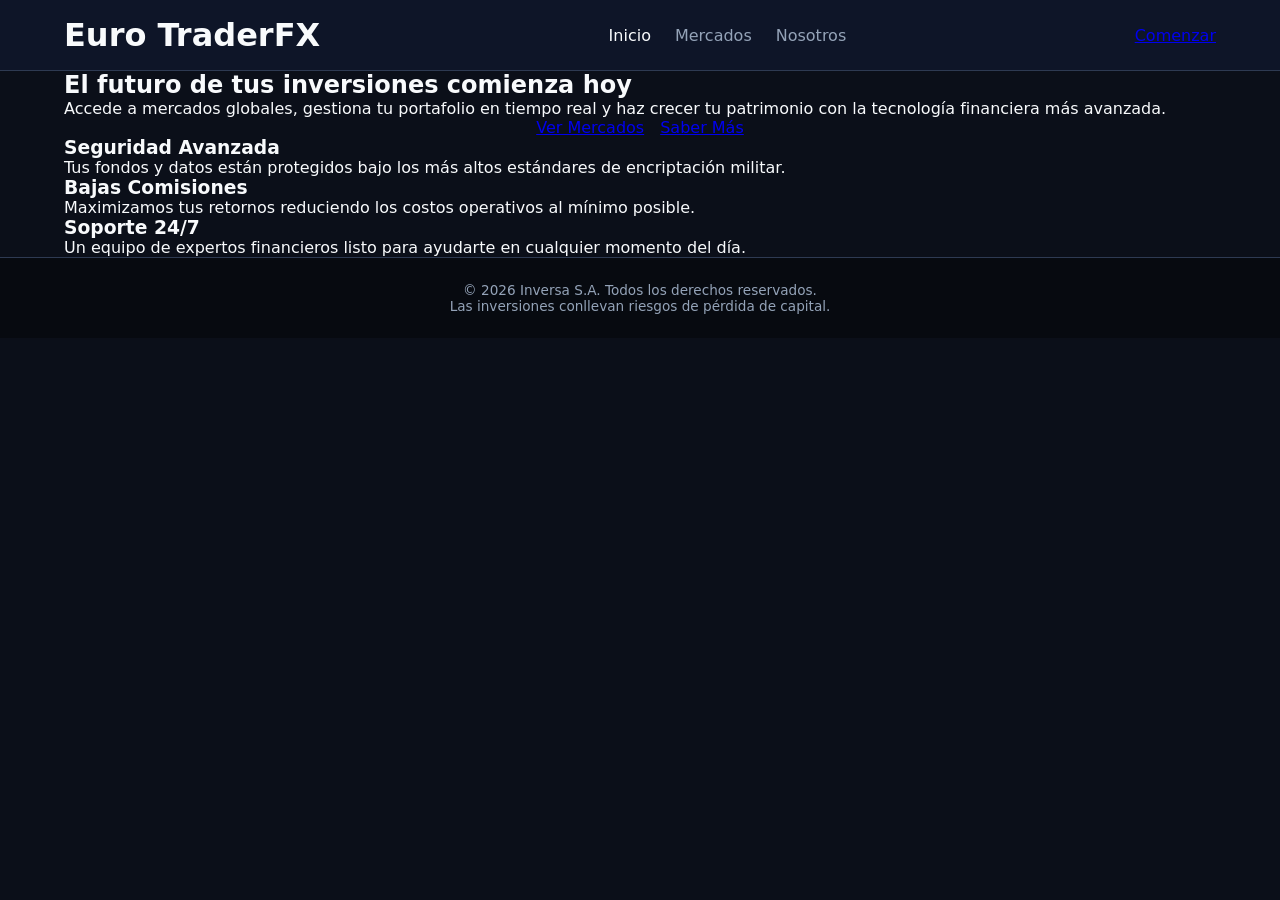
<file: index.html>
<!DOCTYPE html>
<html lang="es">
<head>
    <meta charset="UTF-8">
    <meta name="viewport" content="width=device-width, initial-scale=1.0">
    <title>Euro Trader FX - Inicio</title>
    
    <!-- Hoja de estilos vinculada correctamente en el head -->
    <link rel="stylesheet" href="estilos.css">
</head>
<body>

    <!-- ENCABEZADO -->
    <header class="main-header">
        <div class="container navbar">
            <h1>Euro Trader<span>FX</span></h1>
            <nav class="main-nav">
                <ul>
                    <li><a href="euroTrader.html" class="active">Inicio</a></li>
                    <li><a href="markets.html">Mercados</a></li>
                    <li><a href="nosotros.html">Nosotros</a></li>
                </ul>
            </nav>
            <a href="#" class="btn btn-primary">Comenzar</a>
        </div>
    </header>

    <!-- CONTENIDO PRINCIPAL -->
    <main>
        <!-- Sección Hero -->
        <section class="hero container">
            <div class="hero-content">
                <h1>El futuro de tus inversiones comienza hoy</h1>
                <p>Accede a mercados globales, gestiona tu portafolio en tiempo real y haz crecer tu patrimonio con la tecnología financiera más avanzada.</p>
                <div class="hero-buttons">
                    <a href="markets.html" class="btn btn-primary">Ver Mercados</a>
                    <a href="nosotros.html" class="btn btn-secondary">Saber Más</a>
                </div>
            </div>
        </section>

        <!-- Sección de Características -->
        <section class="features container">
            <div class="card">
                <h3>Seguridad Avanzada</h3>
                <p>Tus fondos y datos están protegidos bajo los más altos estándares de encriptación militar.</p>
            </div>
            <div class="card">
                <h3>Bajas Comisiones</h3>
                <p>Maximizamos tus retornos reduciendo los costos operativos al mínimo posible.</p>
            </div>
            <div class="card">
                <h3>Soporte 24/7</h3>
                <p>Un equipo de expertos financieros listo para ayudarte en cualquier momento del día.</p>
            </div>
        </section>
    </main>

    <!-- PIE DE PÁGINA -->
    <footer class="main-footer">
        <div class="container footer-content">
            <p>&copy; 2026 Inversa S.A. Todos los derechos reservados.</p>
            <p>Las inversiones conllevan riesgos de pérdida de capital.</p>
        </div>
    </footer>
    <script scr="script.js "> </script>

</body>
</html>
</file>
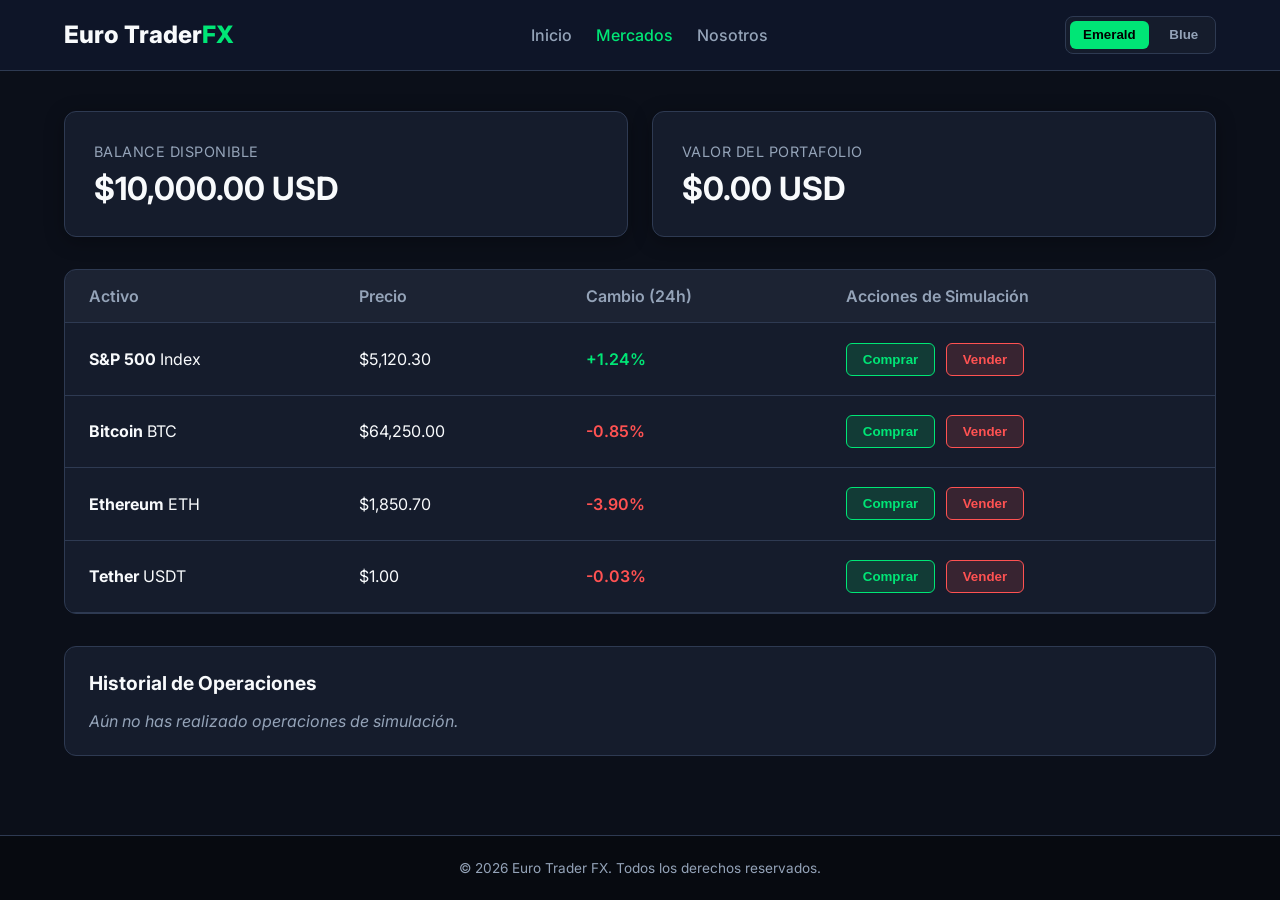
<file: markets.html>
<!DOCTYPE html>
<html lang="es">
<head>
    <meta charset="UTF-8">
    <meta name="viewport" content="width=device-width, initial-scale=1.0">
    <title>Mercados - Euro Trader FX</title>
    
    <!-- Fuentes e Iconos -->
    <link rel="preconnect" href="https://fonts.googleapis.com">
    <link rel="preconnect" href="https://fonts.gstatic.com" crossorigin>
    <link href="https://fonts.googleapis.com/css2?family=Inter:wght@300;400;500;600;700;800&display=swap" rel="stylesheet">
    <link rel="stylesheet" href="https://cdnjs.cloudflare.com/ajax/libs/font-awesome/6.5.1/css/all.min.css">
    
    <!-- Hoja de estilos -->
    <link rel="stylesheet" href="estilos.css">
</head>
<body class="theme-emerald">

    <!-- ENCABEZADO -->
    <header class="main-header">
        <div class="container navbar">
            <a href="index.html" class="logo">Euro Trader<span>FX</span></a>
            <nav class="main-nav">
                <ul>
                    <li><a href="index.html">Inicio</a></li>
                    <li><a href="markets.html" class="active">Mercados</a></li>
                    <li><a href="nosotros.html">Nosotros</a></li>
                </ul>
            </nav>

            <div class="theme-selector">
                <button onclick="setTheme('emerald')" class="theme-btn active" id="btn-emerald">Emerald</button>
                <button onclick="setTheme('blue')" class="theme-btn" id="btn-blue">Blue</button>
            </div>
        </div>
    </header>

    <!-- CONTENIDO PRINCIPAL -->
    <main class="container page-content">
        <section class="portfolio-summary">
            <div class="summary-card">
                <span class="summary-label">Balance Disponible</span>
                <h2 id="balance-display">$10,000.00 USD</h2>
            </div>
            <div class="summary-card">
                <span class="summary-label">Valor del Portafolio</span>
                <h2 id="portfolio-display">$0.00 USD</h2>
            </div>
        </section>

        <section class="market-section">
            <div class="market-table-container">
                <table class="market-table">
                    <thead>
                        <tr>
                            <th>Activo</th>
                            <th>Precio</th>
                            <th>Cambio (24h)</th>
                            <th>Acciones de Simulación</th>
                        </tr>
                    </thead>
                    <tbody>
                        <tr data-asset="sp500">
                            <td><strong>S&P 500</strong> Index</td>
                            <td class="price-cell">$5,120.30</td>
                            <td class="trend up">+1.24%</td>
                            <td>
                                <button class="btn-trade buy" onclick="tradeAsset('S&P 500', 5120.30, 'buy')">Comprar</button>
                                <button class="btn-trade sell" onclick="tradeAsset('S&P 500', 5120.30, 'sell')">Vender</button>
                            </td>
                        </tr>
                        <tr data-asset="btc">
                            <td><strong>Bitcoin</strong> BTC</td>
                            <td class="price-cell">$64,250.00</td>
                            <td class="trend down">-0.85%</td>
                            <td>
                                <button class="btn-trade buy" onclick="tradeAsset('Bitcoin', 64250.00, 'buy')">Comprar</button>
                                <button class="btn-trade sell" onclick="tradeAsset('Bitcoin', 64250.00, 'sell')">Vender</button>
                            </td>
                        </tr>
                        <tr data-asset="eth">
                            <td><strong>Ethereum</strong> ETH</td>
                            <td class="price-cell">$1,850.70</td>
                            <td class="trend down">-3.90%</td>
                            <td>
                                <button class="btn-trade buy" onclick="tradeAsset('Ethereum', 1850.70, 'buy')">Comprar</button>
                                <button class="btn-trade sell" onclick="tradeAsset('Ethereum', 1850.70, 'sell')">Vender</button>
                            </td>
                        </tr>
                        <tr data-asset="usdt">
                            <td><strong>Tether</strong> USDT</td>
                            <td class="price-cell">$1.00</td>
                            <td class="trend down">-0.03%</td>
                            <td>
                                <button class="btn-trade buy" onclick="tradeAsset('Tether USDT', 1.00, 'buy')">Comprar</button>
                                <button class="btn-trade sell" onclick="tradeAsset('Tether USDT', 1.00, 'sell')">Vender</button>
                            </td>
                        </tr>
                    </tbody>
                </table>
            </div>
        </section>

        <section class="activity-log-section">
            <h3>Historial de Operaciones</h3>
            <div class="log-container" id="log-container">
                <p class="empty-log">Aún no has realizado operaciones de simulación.</p>
            </div>
        </section>
    </main>

    <!-- FOOTER -->
    <footer class="main-footer">
        <div class="container footer-content">
            <p>&copy; 2026 Euro Trader FX. Todos los derechos reservados.</p>
        </div>
    </footer>

    <script src="script.js"></script> 
</body>
</html>
</file>
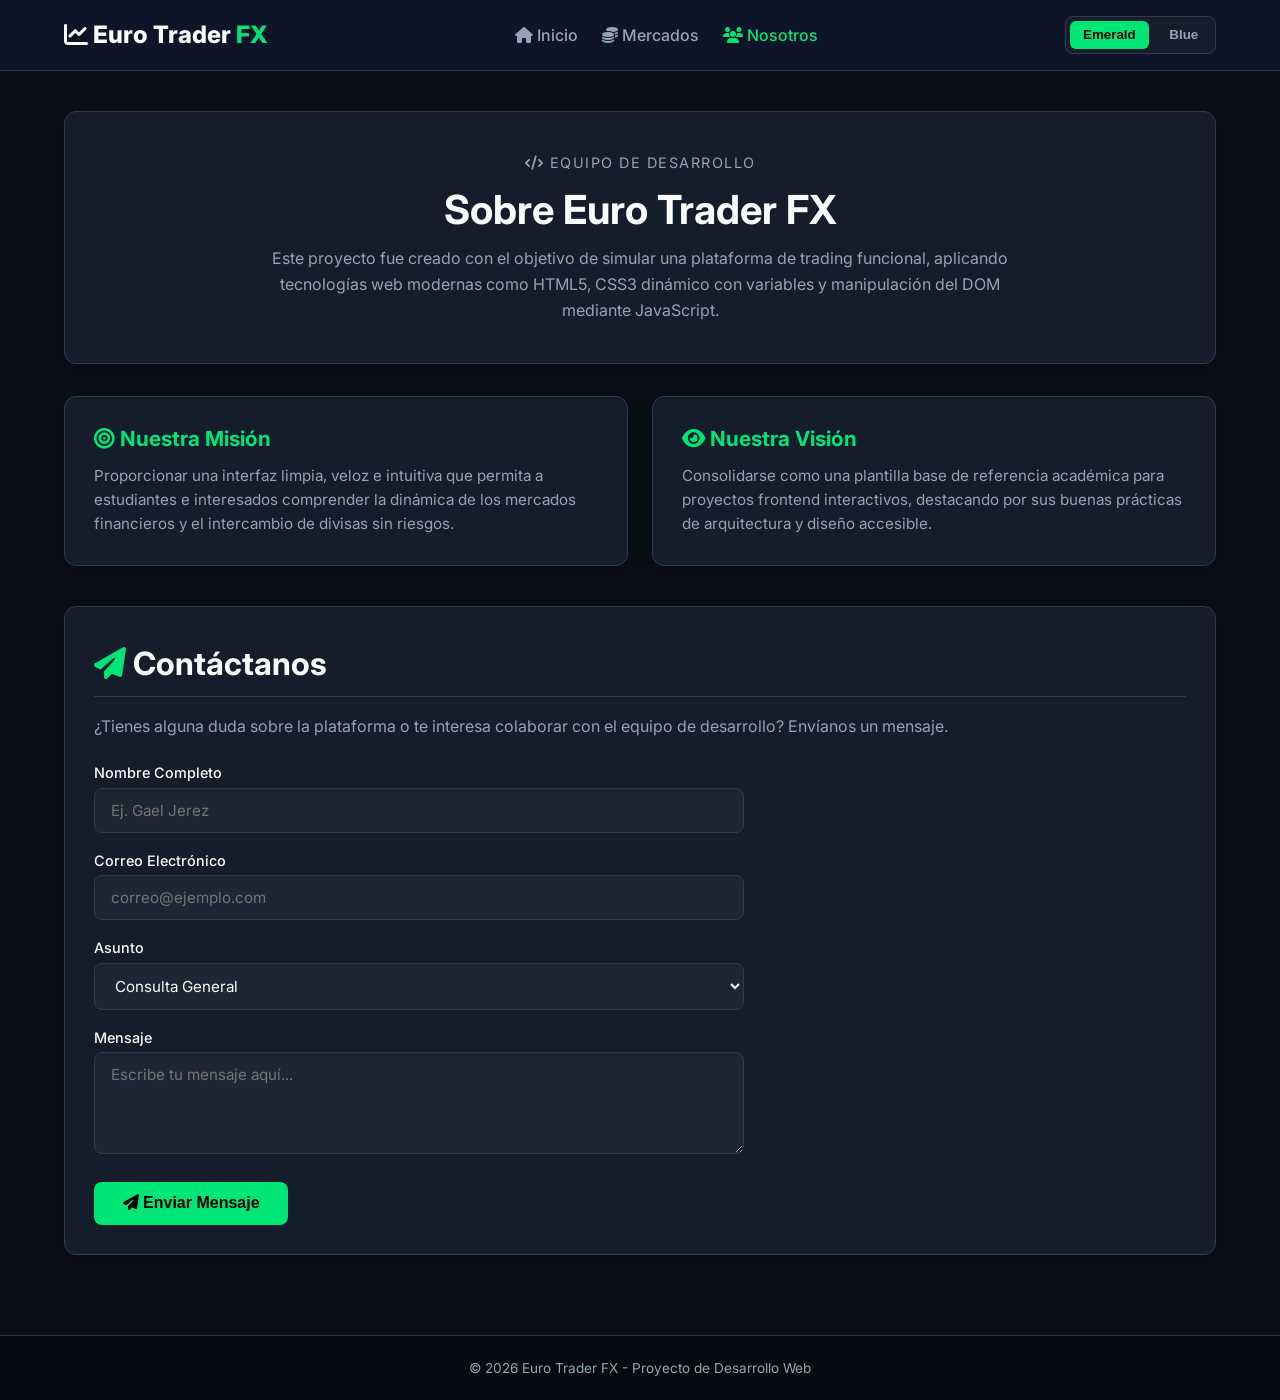
<file: nosotros.html>
<!DOCTYPE html>
<html lang="es">
<head>
    <meta charset="UTF-8">
    <meta name="viewport" content="width=device-width, initial-scale=1.0">
    <title>Euro Trader FX - Nosotros</title>
    
    <link rel="preconnect" href="https://fonts.googleapis.com">
    <link rel="preconnect" href="https://fonts.gstatic.com" crossorigin>
    <link href="https://fonts.googleapis.com/css2?family=Inter:wght@300;400;500;600;700;800&display=swap" rel="stylesheet">
    <link rel="stylesheet" href="https://cdnjs.cloudflare.com/ajax/libs/font-awesome/6.5.1/css/all.min.css">
    
    <link rel="stylesheet" href="estilos.css">
</head>
<body class="theme-emerald">

    <header class="main-header">
        <div class="container navbar">
            <a href="index.html" class="logo">
                <i class="fa-solid fa-chart-line"></i> Euro Trader <span>FX</span>
            </a>
            
            <nav class="main-nav">
                <ul>
                    <li><a href="index.html"><i class="fa-solid fa-house"></i> Inicio</a></li>
                    <li><a href="markets.html"><i class="fa-solid fa-coins"></i> Mercados</a></li>
                    <li><a href="nosotros.html" class="active"><i class="fa-solid fa-users"></i> Nosotros</a></li>
                </ul>
            </nav>

            <div class="theme-selector">
                <button id="btn-emerald" class="theme-btn active" onclick="setTheme('emerald')">Emerald</button>
                <button id="btn-blue" class="theme-btn" onclick="setTheme('blue')">Blue</button>
            </div>
        </div>
    </header>

    <main class="container page-content">
        
        <!-- SECCIÓN SOBRE EL PROYECTO -->
        <section class="summary-card about-hero">
            <span class="summary-label hero-label"><i class="fa-solid fa-code"></i> Equipo de Desarrollo</span>
            <h1 class="about-hero-title">Sobre Euro Trader FX</h1>
            <p class="about-hero-text">
                Este proyecto fue creado con el objetivo de simular una plataforma de trading funcional, aplicando tecnologías web modernas como HTML5, CSS3 dinámico con variables y manipulación del DOM mediante JavaScript.
            </p>
        </section>

        <!-- SECCIÓN DE MISIÓN Y VISIÓN -->
        <div class="portfolio-summary about-mv-section">
            <article class="summary-card">
                <h3 class="mv-title"><i class="fa-solid fa-bullseye"></i> Nuestra Misión</h3>
                <p class="mv-text">
                    Proporcionar una interfaz limpia, veloz e intuitiva que permita a estudiantes e interesados comprender la dinámica de los mercados financieros y el intercambio de divisas sin riesgos.
                </p>
            </article>

            <article class="summary-card">
                <h3 class="mv-title"><i class="fa-solid fa-eye"></i> Nuestra Visión</h3>
                <p class="mv-text">
                    Consolidarse como una plantilla base de referencia académica para proyectos frontend interactivos, destacando por sus buenas prácticas de arquitectura y diseño accesible.
                </p>
            </article>
        </div>

        <!-- SECCIÓN DE CONTACTO / FORMULARIO -->
        <section class="summary-card section-padding">
            <h2 class="section-title"><i class="fa-solid fa-paper-plane icon-accent"></i> Contáctanos</h2>
            <p class="section-description">
                ¿Tienes alguna duda sobre la plataforma o te interesa colaborar con el equipo de desarrollo? Envíanos un mensaje.
            </p>

            <form id="contact-form" class="contact-form">
                <div class="form-group">
                    <label for="nombre" class="form-label">Nombre Completo</label>
                    <input type="text" id="nombre" class="form-input" placeholder="Ej. Gael Jerez" required>
                </div>

                <div class="form-group">
                    <label for="email" class="form-label">Correo Electrónico</label>
                    <input type="email" id="email" class="form-input" placeholder="correo@ejemplo.com" required>
                </div>

                <div class="form-group">
                    <label for="asunto" class="form-label">Asunto</label>
                    <select id="asunto" class="form-input">
                        <option value="consulta">Consulta General</option>
                        <option value="soporte">Soporte Técnico</option>
                        <option value="propuesta">Propuesta de Proyecto</option>
                    </select>
                </div>

                <div class="form-group">
                    <label for="mensaje" class="form-label">Mensaje</label>
                    <textarea id="mensaje" class="form-input form-textarea" rows="4" placeholder="Escribe tu mensaje aquí..." required></textarea>
                </div>

                <button type="submit" class="theme-btn active btn-submit">
                    <i class="fa-solid fa-paper-plane"></i> Enviar Mensaje
                </button>
            </form>
            
            <div id="form-response" class="form-response"></div>
        </section>

    </main>

    <footer class="main-footer">
        <div class="container">
            <p>&copy; 2026 Euro Trader FX - Proyecto de Desarrollo Web</p>
        </div>
    </footer>

    <script src="script.js"></script>
</body>
</html>
</file>
<file: estilos.css>
:root {
    --bg-dark: #0b0f19;
    --bg-card: #151c2c;
    --border-color: #2e3a52;
    --text-main: #f8fafc;
    --text-muted: #94a3b8;
    --font-family: 'Inter', system-ui, -apple-system, sans-serif;
    --up-color: #00e676;
    --down-color: #ff5252;
    --transition: all 0.25s ease;
}

body.theme-emerald {
    --accent-color: #00e676;
    --accent-hover: #00b359;
}

body.theme-blue {
    --accent-color: #3b82f6;
    --accent-hover: #2563eb;
}

/* ==========================================
   RESET & REGLAS GENERALES
   ========================================== */
* {
    margin: 0;
    padding: 0;
    box-sizing: border-box;
}

body {
    background-color: var(--bg-dark);
    color: var(--text-main);
    font-family: var(--font-family);
    min-height: 100vh;
    display: flex;
    flex-direction: column;
}

.container {
    width: 90%;
    max-width: 1200px;
    margin: 0 auto;
}

.page-content {
    padding: 2.5rem 0;
    flex: 1;
}

.section-padding {
    padding: 2rem;
    margin-bottom: 2.5rem;
}

.no-margin {
    margin-bottom: 0 !important;
}

.icon-accent {
    color: var(--accent-color);
}

/* ==========================================
   HEADER Y NAVEGACIÓN
   ========================================== */
.main-header {
    background-color: rgba(15, 23, 42, 0.95);
    backdrop-filter: blur(10px);
    border-bottom: 1px solid var(--border-color);
    position: sticky;
    top: 0;
    z-index: 1000;
}

.navbar {
    display: flex;
    justify-content: space-between;
    align-items: center;
    padding: 1rem 0;
}

.logo {
    font-size: 1.5rem;
    font-weight: 800;
    color: var(--text-main);
    text-decoration: none;
}

.logo span {
    color: var(--accent-color);
    transition: var(--transition);
}

.main-nav ul {
    display: flex;
    list-style: none;
    gap: 1.5rem;
}

.main-nav a {
    color: var(--text-muted);
    text-decoration: none;
    font-weight: 500;
    transition: var(--transition);
}

.main-nav a:hover,
.main-nav a.active {
    color: var(--accent-color);
}

.theme-selector {
    display: flex;
    gap: 0.5rem;
    background: var(--bg-card);
    padding: 4px;
    border-radius: 8px;
    border: 1px solid var(--border-color);
}

.theme-btn {
    background: transparent;
    border: none;
    color: var(--text-muted);
    padding: 0.4rem 0.8rem;
    border-radius: 6px;
    cursor: pointer;
    font-weight: 600;
    transition: var(--transition);
}

.theme-btn.active {
    background-color: var(--accent-color);
    color: #000;
}

/* ==========================================
   TARJETAS Y GRIDS REUTILIZABLES
   ========================================== */
.portfolio-summary {
    display: grid;
    grid-template-columns: repeat(auto-fit, minmax(280px, 1fr));
    gap: 1.5rem;
    margin-bottom: 2rem;
}

.summary-card {
    background: var(--bg-card);
    border: 1px solid var(--border-color);
    padding: 1.8rem;
    border-radius: 12px;
    box-shadow: 0 4px 20px rgba(0, 0, 0, 0.3);
}

.summary-card h2 {
    font-size: 2rem;
    margin-top: 0.5rem;
    color: var(--text-main);
}

.summary-label {
    color: var(--text-muted);
    font-size: 0.9rem;
    text-transform: uppercase;
    letter-spacing: 0.5px;
}

.card-title {
    color: var(--accent-color);
    font-size: 1.2rem;
    margin-bottom: 0.5rem;
}

.card-text {
    color: var(--text-muted);
    font-size: 0.9rem;
    line-height: 1.5;
}

/* ==========================================
   INICIO (index.html)
   ========================================== */
.hero-welcome {
    margin-bottom: 2rem;
    text-align: center;
    padding: 3rem 2rem;
}

.hero-label {
    letter-spacing: 1.5px;
}

.hero-title {
    font-size: 2.8rem;
    margin: 1rem 0;
    color: var(--text-main);
}

.hero-text {
    color: var(--text-muted);
    max-width: 800px;
    margin: 0 auto 2rem auto;
    line-height: 1.6;
}

.hero-buttons {
    display: flex;
    gap: 1rem;
    justify-content: center;
    flex-wrap: wrap;
}

.hero-btn {
    padding: 0.8rem 1.8rem;
    font-size: 1rem;
    text-decoration: none;
}

.section-title {
    font-size: 1.8rem;
    margin-bottom: 1rem;
    border-bottom: 1px solid var(--border-color);
    padding-bottom: 0.8rem;
}

.section-description {
    color: var(--text-muted);
    line-height: 1.7;
    margin-bottom: 1.5rem;
}

.log-container-custom {
    max-height: none;
    gap: 1.2rem;
}

.log-item-padded {
    padding: 1.2rem;
}

.step-title {
    color: var(--text-main);
    font-size: 1.1rem;
}

.step-text {
    color: var(--text-muted);
    font-size: 0.9rem;
    margin-top: 0.3rem;
    line-height: 1.8;
}

/* BOTONES ACREDITADOS INLINE */
.inline-btn {
    display: inline-block;
    padding: 2px 8px;
    font-size: 0.82rem;
    font-weight: 600;
    border-radius: 4px;
    vertical-align: middle;
    margin: 0 2px;
}

.inline-btn.buy {
    background-color: rgba(0, 230, 118, 0.15);
    color: var(--up-color);
    border: 1px solid var(--up-color);
}

.inline-btn.sell {
    background-color: rgba(255, 82, 82, 0.15);
    color: var(--down-color);
    border: 1px solid var(--down-color);
}

/* ==========================================
   MERCADOS (markets.html)
   ========================================== */
.market-section {
    background: var(--bg-card);
    border: 1px solid var(--border-color);
    border-radius: 12px;
    overflow: hidden;
    margin-bottom: 2rem;
}

.market-table-container {
    overflow-x: auto;
}

.market-table {
    width: 100%;
    border-collapse: collapse;
    text-align: left;
}

.market-table th {
    background: rgba(255, 255, 255, 0.03);
    color: var(--text-muted);
    padding: 1rem 1.5rem;
    font-weight: 600;
    border-bottom: 1px solid var(--border-color);
}

.market-table td {
    padding: 1.2rem 1.5rem;
    border-bottom: 1px solid var(--border-color);
}

.market-table tbody tr {
    transition: var(--transition);
}

.market-table tbody tr:hover {
    background: rgba(255, 255, 255, 0.02);
}

.trend.up { color: var(--up-color); font-weight: 600; }
.trend.down { color: var(--down-color); font-weight: 600; }

.flash-up { animation: flashGreen 0.8s ease; }
.flash-down { animation: flashRed 0.8s ease; }

@keyframes flashGreen {
    0% { background-color: rgba(0, 230, 118, 0.25); }
    100% { background-color: transparent; }
}

@keyframes flashRed {
    0% { background-color: rgba(255, 82, 82, 0.25); }
    100% { background-color: transparent; }
}

.btn-trade {
    padding: 0.5rem 1rem;
    border: none;
    border-radius: 6px;
    font-weight: 600;
    cursor: pointer;
    margin-right: 0.4rem;
    transition: var(--transition);
}

.btn-trade.buy {
    background-color: rgba(0, 230, 118, 0.15);
    color: var(--up-color);
    border: 1px solid var(--up-color);
}

.btn-trade.buy:hover {
    background-color: var(--up-color);
    color: #000;
    transform: translateY(-2px);
}

.btn-trade.sell {
    background-color: rgba(255, 82, 82, 0.15);
    color: var(--down-color);
    border: 1px solid var(--down-color);
}

.btn-trade.sell:hover {
    background-color: var(--down-color);
    color: #fff;
    transform: translateY(-2px);
}

/* ==========================================
   HISTORIAL DE OPERACIONES
   ========================================== */
.activity-log-section {
    background: var(--bg-card);
    border: 1px solid var(--border-color);
    border-radius: 12px;
    padding: 1.5rem;
}

.activity-log-section h3 {
    margin-bottom: 1rem;
    font-size: 1.2rem;
}

.log-container {
    display: flex;
    flex-direction: column;
    gap: 0.8rem;
    max-height: 250px;
    overflow-y: auto;
}

.empty-log {
    color: var(--text-muted);
    font-style: italic;
}

.log-item {
    display: flex;
    justify-content: space-between;
    align-items: center;
    padding: 0.8rem 1rem;
    background: rgba(255, 255, 255, 0.02);
    border-left: 4px solid var(--border-color);
    border-radius: 4px;
    animation: fadeIn 0.3s ease;
}

.log-item.buy { border-left-color: var(--up-color); }
.log-item.sell { border-left-color: var(--down-color); }

@keyframes fadeIn {
    from { opacity: 0; transform: translateY(-5px); }
    to { opacity: 1; transform: translateY(0); }
}

/* ==========================================
   NOSOTROS (nosotros.html)
   ========================================== */
.about-hero {
    margin-bottom: 2rem;
    text-align: center;
    padding: 2.5rem 2rem;
}

.about-hero-title {
    font-size: 2.5rem;
    margin: 0.8rem 0;
    color: var(--text-main);
}

.about-hero-text {
    color: var(--text-muted);
    max-width: 750px;
    margin: 0 auto;
    line-height: 1.6;
}

.about-mv-section {
    margin-bottom: 2.5rem;
}

.mv-title {
    color: var(--accent-color);
    font-size: 1.3rem;
    margin-bottom: 0.8rem;
}

.mv-text {
    color: var(--text-muted);
    line-height: 1.6;
    font-size: 0.95rem;
}

/* FORMULARIO DE CONTACTO */
.contact-form {
    display: flex;
    flex-direction: column;
    gap: 1.2rem;
    max-width: 650px;
    margin-top: 1rem;
}

.form-group {
    display: flex;
    flex-direction: column;
    gap: 0.4rem;
}

.form-label {
    color: var(--text-main);
    font-size: 0.9rem;
    font-weight: 500;
}

.form-input {
    background-color: rgba(255, 255, 255, 0.04);
    border: 1px solid var(--border-color);
    color: var(--text-main);
    padding: 0.75rem 1rem;
    border-radius: 8px;
    font-family: var(--font-family);
    font-size: 0.95rem;
    transition: var(--transition);
    outline: none;
}

.form-input:focus {
    border-color: var(--accent-color);
    background-color: rgba(255, 255, 255, 0.07);
}

.form-input option {
    background-color: var(--bg-card);
    color: var(--text-main);
}

.form-textarea {
    resize: vertical;
}

.btn-submit {
    align-self: flex-start;
    padding: 0.8rem 1.8rem;
    font-size: 1rem;
    border-radius: 8px;
    margin-top: 0.5rem;
}

.form-response {
    margin-top: 1rem;
    padding: 0.8rem 1rem;
    border-radius: 6px;
    display: none;
    font-size: 0.9rem;
    font-weight: 500;
}

.form-response.success {
    display: block;
    background-color: rgba(0, 230, 118, 0.15);
    color: var(--up-color);
    border: 1px solid var(--up-color);
}

/* ==========================================
   FOOTER Y RESPONSIVE
   ========================================== */
.main-footer {
    background-color: #070a10;
    border-top: 1px solid var(--border-color);
    padding: 1.5rem 0;
    text-align: center;
    color: var(--text-muted);
    font-size: 0.85rem;
}

@media (max-width: 768px) {
    .navbar { 
        flex-direction: column; 
        gap: 1rem; 
    }
}
</file>
